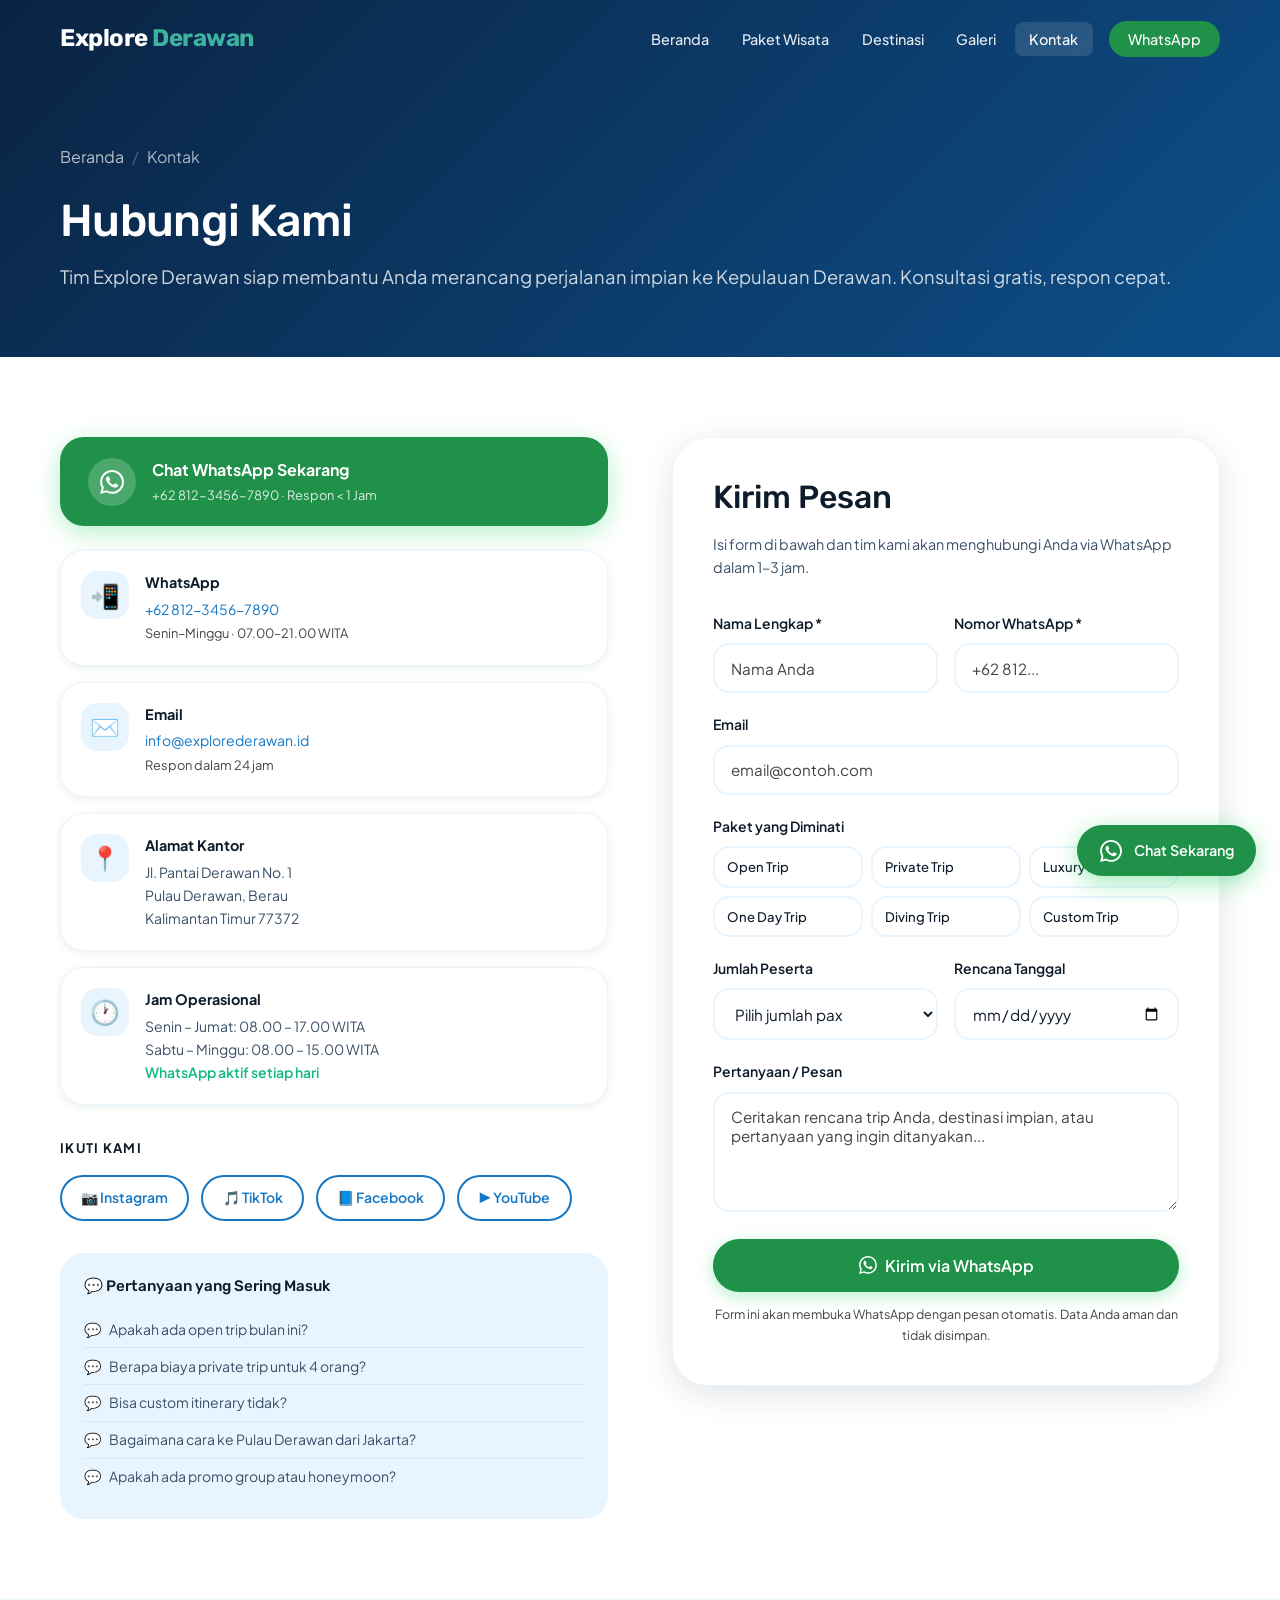
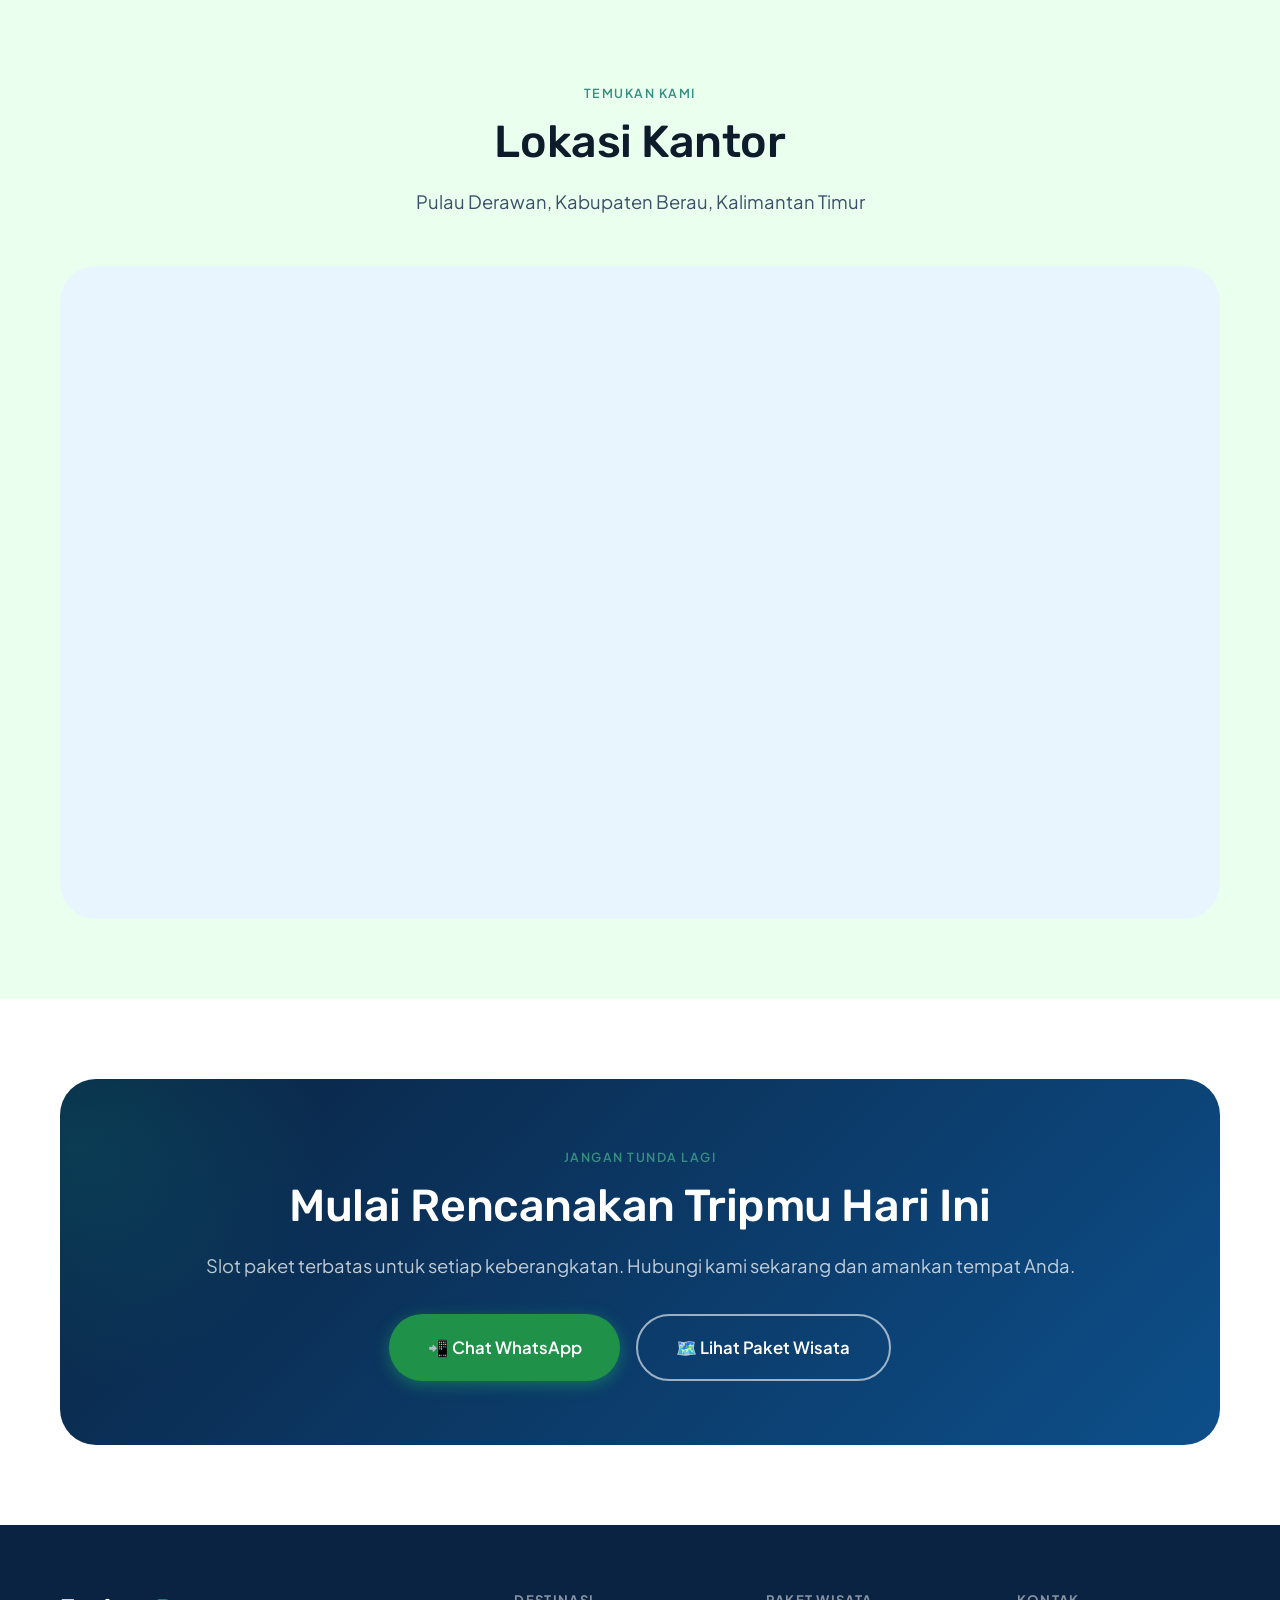
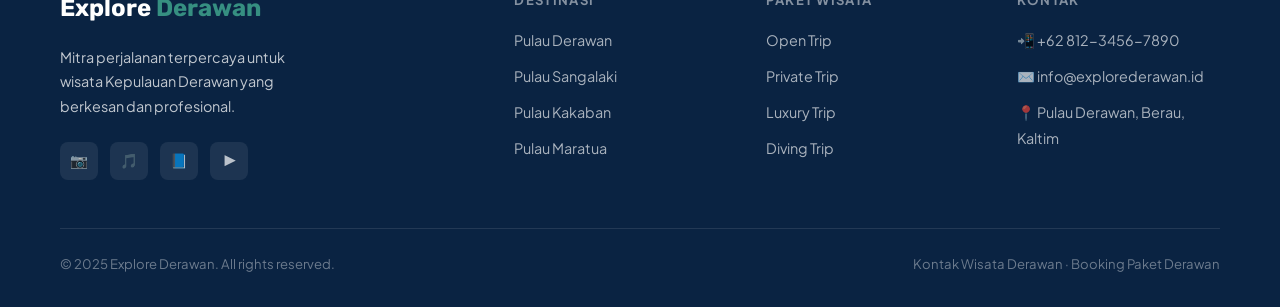
<file: contact.html>
<!DOCTYPE html>
<html lang="id">
<head>
  <meta charset="UTF-8">
  <meta name="viewport" content="width=device-width, initial-scale=1.0">
  <title>Kontak Explore Derawan — Konsultasi &amp; Booking Paket Wisata</title>
  <meta name="description" content="Hubungi tim Explore Derawan untuk konsultasi paket wisata, booking trip, dan pertanyaan seputar Kepulauan Derawan. WhatsApp, email, atau form online.">
  <meta property="og:title" content="Kontak Explore Derawan — Konsultasi Gratis">
  <meta property="og:description" content="Konsultasi paket wisata Kepulauan Derawan gratis. Hubungi kami via WhatsApp, email, atau isi form online.">

  <link rel="preconnect" href="https://fonts.googleapis.com">
  <link rel="preconnect" href="https://fonts.gstatic.com" crossorigin>
<link href="https://fonts.googleapis.com/css2?family=Plus+Jakarta+Sans:ital,wght@0,200..800;1,200..800&family=Rubik:ital,wght@0,300..900;1,300..900&display=swap" rel="stylesheet">
  <link rel="stylesheet" href="assets/css/style.css">

  <style>
    .contact-grid {
      display: grid;
      grid-template-columns: 1fr 1fr;
      gap: 4rem;
      align-items: start;
    }

    .contact-info-cards {
      display: flex;
      flex-direction: column;
      gap: 1rem;
      margin-bottom: 2rem;
    }

    .contact-info-card {
      display: flex;
      gap: 1rem;
      align-items: flex-start;
      background: var(--white);
      border-radius: var(--r-lg);
      padding: 1.25rem;
      box-shadow: var(--shadow-sm);
      border: 1px solid var(--ocean-pale);
      transition: all var(--t-fast);
    }

    .contact-info-card:hover {
      box-shadow: var(--shadow-md);
      border-color: var(--ocean-bright);
    }

    .contact-info-icon {
      font-size: 1.5rem;
      flex-shrink: 0;
      width: 48px;
      height: 48px;
      background: var(--ocean-pale);
      border-radius: var(--r-md);
      display: flex;
      align-items: center;
      justify-content: center;
    }

    .contact-info-title {
      font-weight: 700;
      font-size: 0.9rem;
      margin-bottom: 0.2rem;
    }

    .contact-info-value {
      font-size: 0.875rem;
      color: var(--text-mid);
    }

    .contact-info-value a {
      color: var(--ocean-bright);
      transition: color var(--t-fast);
    }

    .contact-info-value a:hover { color: var(--ocean-mid); }

    .wa-big-btn {
      display: flex;
      align-items: center;
      gap: 1rem;
      background: #1f9149;
      color: white;
      padding: 1.25rem 1.75rem;
      border-radius: var(--r-lg);
      font-weight: 700;
      font-size: 1rem;
      box-shadow: 0 6px 24px rgba(37,211,102,0.35);
      transition: all var(--t-mid) var(--ease);
      margin-bottom: 1.5rem;
    }

    .wa-big-btn:hover {
      transform: translateY(-3px);
      box-shadow: 0 10px 32px rgba(37,211,102,0.45);
      background: #1f9149;
    }

    .wa-big-btn-icon {
      width: 48px;
      height: 48px;
      background: rgba(255,255,255,0.2);
      border-radius: 50%;
      display: flex;
      align-items: center;
      justify-content: center;
      flex-shrink: 0;
    }

    .wa-big-btn-text small {
      display: block;
      font-weight: 400;
      font-size: 0.8rem;
      opacity: 0.85;
      margin-top: 0.1rem;
    }

    .map-placeholder {
      background: var(--ocean-pale);
      border-radius: var(--r-xl);
      overflow: hidden;
      aspect-ratio: 16/9;
      position: relative;
      display: flex;
      align-items: center;
      justify-content: center;
    }

    .map-placeholder iframe {
      width: 100%;
      height: 100%;
      border: none;
    }

    .form-card {
      background: var(--white);
      border-radius: var(--r-xl);
      padding: 2.5rem;
      box-shadow: var(--shadow-md);
      border: 1px solid var(--ocean-pale);
    }

    .form-success {
      display: none;
      text-align: center;
      padding: 2rem;
    }

    .form-success.show { display: block; }

    .form-row {
      display: grid;
      grid-template-columns: 1fr 1fr;
      gap: 1rem;
    }

    .trip-select-grid {
      display: grid;
      grid-template-columns: repeat(3, 1fr);
      gap: 0.5rem;
    }

    .trip-select-option {
      display: flex;
      align-items: center;
      gap: 0.4rem;
      padding: 0.5rem 0.75rem;
      border: 2px solid var(--ocean-pale);
      border-radius: var(--r-md);
      cursor: pointer;
      font-size: 0.82rem;
      font-weight: 500;
      transition: all var(--t-fast);
      background: var(--white);
    }

    .trip-select-option:has(input:checked),
    .trip-select-option.selected {
      border-color: var(--ocean-bright);
      background: var(--ocean-pale);
      color: var(--ocean-bright);
    }

    .trip-select-option input {
      display: none;
    }

    .faq-mini {
      background: var(--ocean-pale);
      border-radius: var(--r-lg);
      padding: 1.5rem;
      margin-top: 2rem;
    }

    .faq-mini h4 {
      font-size: 0.95rem;
      margin-bottom: 1rem;
    }

    .faq-mini-item {
      display: flex;
      gap: 0.5rem;
      font-size: 0.875rem;
      color: var(--text-mid);
      padding: 0.4rem 0;
      border-bottom: 1px solid rgba(21,119,196,0.1);
    }

    .faq-mini-item:last-child { border-bottom: none; }

    .faq-mini-item::before { content: '💬'; flex-shrink: 0; }

    @media (max-width: 768px) {
      .contact-grid { grid-template-columns: 1fr; gap: 2.5rem; }
      .form-row { grid-template-columns: 1fr; }
      .trip-select-grid { grid-template-columns: repeat(2, 1fr); }
      .form-card { padding: 1.5rem; }
    }
  </style>
</head>
<body data-page="contact">

  <!-- Navbar -->
  <nav class="navbar" id="navbar" role="navigation" aria-label="Main navigation">
    <div class="container">
      <div class="navbar-inner">
        <a href="index.html" class="nav-logo">Explore <span>Derawan</span></a>
        <div class="nav-overlay" id="navOverlay"></div>
        <ul class="nav-menu" id="navMenu" role="list">
          <li><a href="index.html"        class="nav-link">Beranda</a></li>
          <li><a href="packages.html"     class="nav-link">Paket Wisata</a></li>
          <li><a href="destinations.html" class="nav-link">Destinasi</a></li>
          <li><a href="gallery.html"      class="nav-link">Galeri</a></li>
          <li><a href="contact.html"      class="nav-link active">Kontak</a></li>
          <li>
            <a href="https://wa.me/628115490273?text=Halo%20Explore%20Derawan%2C%20saya%20ingin%20info%20paket%20wisata"
               class="nav-link nav-cta" target="_blank" rel="noopener">WhatsApp</a>
          </li>
        </ul>
        <button class="nav-toggle" id="navToggle" aria-label="Toggle menu">
          <span></span><span></span><span></span>
        </button>
      </div>
    </div>
  </nav>

  <!-- Page Hero -->
  <section class="page-hero">
    <div class="container">
      <div class="page-hero-content">
        <nav class="breadcrumb" aria-label="Breadcrumb">
          <a href="index.html">Beranda</a>
          <span class="sep">/</span>
          <span>Kontak</span>
        </nav>
        <h1 class="h1">Hubungi Kami</h1>
        <p class="lead">Tim Explore Derawan siap membantu Anda merancang perjalanan impian ke Kepulauan Derawan. Konsultasi gratis, respon cepat.</p>
      </div>
    </div>
  </section>

  <!-- Contact Main -->
  <section class="section">
    <div class="container">
      <div class="contact-grid">

        <!-- Left: Contact Info -->
        <div class="reveal">
          <!-- WA Big Button -->
          <a href="https://wa.me/628115490273?text=Halo%20Explore%20Derawan%2C%20saya%20ingin%20konsultasi%20paket%20wisata%20Derawan.%20Boleh%20minta%20info%20lengkapnya%3F"
             class="wa-big-btn" target="_blank" rel="noopener">
            <div class="wa-big-btn-icon">
              <svg width="24" height="24" viewBox="0 0 24 24" fill="white"><path d="M17.472 14.382c-.297-.149-1.758-.867-2.03-.967-.273-.099-.471-.148-.67.15-.197.297-.767.966-.94 1.164-.173.199-.347.223-.644.075-.297-.15-1.255-.463-2.39-1.475-.883-.788-1.48-1.761-1.653-2.059-.173-.297-.018-.458.13-.606.134-.133.298-.347.446-.52.149-.174.198-.298.298-.497.099-.198.05-.371-.025-.52-.075-.149-.669-1.612-.916-2.207-.242-.579-.487-.5-.669-.51-.173-.008-.371-.01-.57-.01-.198 0-.52.074-.792.372-.272.297-1.04 1.016-1.04 2.479 0 1.462 1.065 2.875 1.213 3.074.149.198 2.096 3.2 5.077 4.487.709.306 1.262.489 1.694.625.712.227 1.36.195 1.871.118.571-.085 1.758-.719 2.006-1.413.248-.694.248-1.289.173-1.413-.074-.124-.272-.198-.57-.347m-5.421 7.403h-.004a9.87 9.87 0 01-5.031-1.378l-.361-.214-3.741.982.998-3.648-.235-.374a9.86 9.86 0 01-1.51-5.26c.001-5.45 4.436-9.884 9.888-9.884 2.64 0 5.122 1.03 6.988 2.898a9.825 9.825 0 012.893 6.994c-.003 5.45-4.437 9.884-9.885 9.884m8.413-18.297A11.815 11.815 0 0012.05 0C5.495 0 .16 5.335.157 11.892c0 2.096.547 4.142 1.588 5.945L.057 24l6.305-1.654a11.882 11.882 0 005.683 1.448h.005c6.554 0 11.89-5.335 11.893-11.893a11.821 11.821 0 00-3.48-8.413z"/></svg>
            </div>
            <div class="wa-big-btn-text">
              Chat WhatsApp Sekarang
              <small>+62 812-3456-7890 · Respon &lt; 1 Jam</small>
            </div>
          </a>

          <!-- Contact Info Cards -->
          <div class="contact-info-cards">
            <div class="contact-info-card">
              <div class="contact-info-icon">📲</div>
              <div>
                <div class="contact-info-title">WhatsApp</div>
                <div class="contact-info-value">
                  <a href="https://wa.me/628115490273" target="_blank" rel="noopener">+62 812-3456-7890</a><br>
                  <span style="font-size:0.8rem;color:var(--text-muted)">Senin–Minggu · 07.00–21.00 WITA</span>
                </div>
              </div>
            </div>
            <div class="contact-info-card">
              <div class="contact-info-icon">✉️</div>
              <div>
                <div class="contact-info-title">Email</div>
                <div class="contact-info-value">
                  <a href="mailto:info@explorederawan.id">info@explorederawan.id</a><br>
                  <span style="font-size:0.8rem;color:var(--text-muted)">Respon dalam 24 jam</span>
                </div>
              </div>
            </div>
            <div class="contact-info-card">
              <div class="contact-info-icon">📍</div>
              <div>
                <div class="contact-info-title">Alamat Kantor</div>
                <div class="contact-info-value">
                  Jl. Pantai Derawan No. 1<br>
                  Pulau Derawan, Berau<br>
                  Kalimantan Timur 77372
                </div>
              </div>
            </div>
            <div class="contact-info-card">
              <div class="contact-info-icon">🕐</div>
              <div>
                <div class="contact-info-title">Jam Operasional</div>
                <div class="contact-info-value">
                  Senin – Jumat: 08.00 – 17.00 WITA<br>
                  Sabtu – Minggu: 08.00 – 15.00 WITA<br>
                  <span style="color:var(--green-badge);font-weight:600">WhatsApp aktif setiap hari</span>
                </div>
              </div>
            </div>
          </div>

          <!-- Social Media -->
          <div>
            <div class="footer-heading" style="color:var(--text-dark);margin-bottom:1rem">Ikuti Kami</div>
            <div style="display:flex;gap:0.75rem;flex-wrap:wrap">
              <a href="https://instagram.com/explorederawan" class="btn btn-outline-dark btn-sm" target="_blank" rel="noopener">📷 Instagram</a>
              <a href="https://tiktok.com/@explorederawan"   class="btn btn-outline-dark btn-sm" target="_blank" rel="noopener">🎵 TikTok</a>
              <a href="https://facebook.com/explorederawan" class="btn btn-outline-dark btn-sm" target="_blank" rel="noopener">📘 Facebook</a>
              <a href="https://youtube.com/@explorederawan" class="btn btn-outline-dark btn-sm" target="_blank" rel="noopener">▶️ YouTube</a>
            </div>
          </div>

          <!-- Mini FAQ -->
          <div class="faq-mini mt-4">
            <h4>💬 Pertanyaan yang Sering Masuk</h4>
            <div class="faq-mini-item">Apakah ada open trip bulan ini?</div>
            <div class="faq-mini-item">Berapa biaya private trip untuk 4 orang?</div>
            <div class="faq-mini-item">Bisa custom itinerary tidak?</div>
            <div class="faq-mini-item">Bagaimana cara ke Pulau Derawan dari Jakarta?</div>
            <div class="faq-mini-item">Apakah ada promo group atau honeymoon?</div>
          </div>
        </div>

        <!-- Right: Contact Form -->
        <div class="reveal">
          <div class="form-card">
            <h2 class="h3 mb-2">Kirim Pesan</h2>
            <p style="color:var(--text-mid);font-size:0.9rem;margin-bottom:2rem">
              Isi form di bawah dan tim kami akan menghubungi Anda via WhatsApp dalam 1–3 jam.
            </p>

            <form id="contactForm" novalidate>
              <div class="form-row">
                <div class="form-group">
                  <label class="form-label" for="name">Nama Lengkap *</label>
                  <input type="text" id="name" name="name" class="form-control" placeholder="Nama Anda" required>
                </div>
                <div class="form-group">
                  <label class="form-label" for="phone">Nomor WhatsApp *</label>
                  <input type="tel" id="phone" name="phone" class="form-control" placeholder="+62 812..." required>
                </div>
              </div>

              <div class="form-group">
                <label class="form-label" for="email">Email</label>
                <input type="email" id="email" name="email" class="form-control" placeholder="email@contoh.com">
              </div>

              <div class="form-group">
                <label class="form-label">Paket yang Diminati</label>
                <div class="trip-select-grid" id="tripSelectGrid">
                  <label class="trip-select-option"><input type="checkbox" name="trip" value="Open Trip"> Open Trip</label>
                  <label class="trip-select-option"><input type="checkbox" name="trip" value="Private Trip"> Private Trip</label>
                  <label class="trip-select-option"><input type="checkbox" name="trip" value="Luxury Trip"> Luxury Trip</label>
                  <label class="trip-select-option"><input type="checkbox" name="trip" value="One Day Trip"> One Day Trip</label>
                  <label class="trip-select-option"><input type="checkbox" name="trip" value="Diving Trip"> Diving Trip</label>
                  <label class="trip-select-option"><input type="checkbox" name="trip" value="Custom Trip"> Custom Trip</label>
                </div>
              </div>

              <div class="form-row">
                <div class="form-group">
                  <label class="form-label" for="pax">Jumlah Peserta</label>
                  <select id="pax" name="pax" class="form-control">
                    <option value="">Pilih jumlah pax</option>
                    <option value="1">1 orang (Solo)</option>
                    <option value="2">2 orang</option>
                    <option value="3-4">3–4 orang</option>
                    <option value="5-8">5–8 orang</option>
                    <option value="9-12">9–12 orang</option>
                    <option value="13+">13+ orang (Grup)</option>
                  </select>
                </div>
                <div class="form-group">
                  <label class="form-label" for="date">Rencana Tanggal</label>
                  <input type="date" id="date" name="date" class="form-control">
                </div>
              </div>

              <div class="form-group">
                <label class="form-label" for="message">Pertanyaan / Pesan</label>
                <textarea id="message" name="message" class="form-control" rows="4"
                  placeholder="Ceritakan rencana trip Anda, destinasi impian, atau pertanyaan yang ingin ditanyakan..."></textarea>
              </div>

              <button type="submit" class="btn btn-wa" style="width:100%;justify-content:center;font-size:1rem;padding:1rem">
                <svg width="18" height="18" viewBox="0 0 24 24" fill="currentColor" style="flex-shrink:0"><path d="M17.472 14.382c-.297-.149-1.758-.867-2.03-.967-.273-.099-.471-.148-.67.15-.197.297-.767.966-.94 1.164-.173.199-.347.223-.644.075-.297-.15-1.255-.463-2.39-1.475-.883-.788-1.48-1.761-1.653-2.059-.173-.297-.018-.458.13-.606.134-.133.298-.347.446-.52.149-.174.198-.298.298-.497.099-.198.05-.371-.025-.52-.075-.149-.669-1.612-.916-2.207-.242-.579-.487-.5-.669-.51-.173-.008-.371-.01-.57-.01-.198 0-.52.074-.792.372-.272.297-1.04 1.016-1.04 2.479 0 1.462 1.065 2.875 1.213 3.074.149.198 2.096 3.2 5.077 4.487.709.306 1.262.489 1.694.625.712.227 1.36.195 1.871.118.571-.085 1.758-.719 2.006-1.413.248-.694.248-1.289.173-1.413-.074-.124-.272-.198-.57-.347m-5.421 7.403h-.004a9.87 9.87 0 01-5.031-1.378l-.361-.214-3.741.982.998-3.648-.235-.374a9.86 9.86 0 01-1.51-5.26c.001-5.45 4.436-9.884 9.888-9.884 2.64 0 5.122 1.03 6.988 2.898a9.825 9.825 0 012.893 6.994c-.003 5.45-4.437 9.884-9.885 9.884m8.413-18.297A11.815 11.815 0 0012.05 0C5.495 0 .16 5.335.157 11.892c0 2.096.547 4.142 1.588 5.945L.057 24l6.305-1.654a11.882 11.882 0 005.683 1.448h.005c6.554 0 11.89-5.335 11.893-11.893a11.821 11.821 0 00-3.48-8.413z"/></svg>
                Kirim via WhatsApp
              </button>

              <p style="font-size:0.78rem;color:var(--text-muted);text-align:center;margin-top:0.75rem">
                Form ini akan membuka WhatsApp dengan pesan otomatis. Data Anda aman dan tidak disimpan.
              </p>
            </form>
          </div>
        </div>
      </div>
    </div>
  </section>

  <!-- Google Maps -->
  <section class="section section--sand">
    <div class="container">
      <div class="section-header center reveal">
        <span class="section-eyebrow">Temukan Kami</span>
        <h2 class="h2">Lokasi Kantor</h2>
        <p class="lead">Pulau Derawan, Kabupaten Berau, Kalimantan Timur</p>
      </div>
      <div class="map-placeholder reveal">
        <!-- Google Maps Embed - replace src with actual embed URL -->
        <iframe
          src="https://www.google.com/maps/embed?pb=!1m18!1m12!1m3!1d127750.92!2d118.2!3d2.28!2m3!1f0!2f0!3f0!3m2!1i1024!2i768!4f13.1!3m3!1m2!1s0x32019e5d57f2e6d3%3A0xfbfd040be97b1a!2sPulau%20Derawan%2C%20Berau%2C%20East%20Kalimantan!5e0!3m2!1sen!2sid!4v1234567890"
          allowfullscreen
          loading="lazy"
          referrerpolicy="no-referrer-when-downgrade"
          title="Lokasi Pulau Derawan, Berau, Kalimantan Timur"
          style="filter:grayscale(10%) contrast(1.05)">
        </iframe>
      </div>
    </div>
  </section>

  <!-- CTA -->
  <section class="section">
    <div class="container">
      <div class="cta-banner reveal">
        <span class="section-eyebrow" style="color:var(--teal)">Jangan Tunda Lagi</span>
        <h2 class="h2">Mulai Rencanakan Tripmu Hari Ini</h2>
        <p class="lead">Slot paket terbatas untuk setiap keberangkatan. Hubungi kami sekarang dan amankan tempat Anda.</p>
        <div class="cta-actions">
          <a href="https://wa.me/628115490273?text=Halo%20Explore%20Derawan%2C%20saya%20ingin%20mulai%20merencanakan%20trip%20ke%20Derawan"
             class="btn btn-wa btn-lg" target="_blank" rel="noopener">📲 Chat WhatsApp</a>
          <a href="packages.html" class="btn btn-outline btn-lg">🗺️ Lihat Paket Wisata</a>
        </div>
      </div>
    </div>
  </section>

  <!-- Footer -->
  <footer class="footer" role="contentinfo">
    <div class="container">
      <div class="footer-grid">
        <div>
          <a href="index.html" class="footer-logo">Explore <span>Derawan</span></a>
          <p class="footer-desc">Mitra perjalanan terpercaya untuk wisata Kepulauan Derawan yang berkesan dan profesional.</p>
          <div class="footer-social">
            <a href="#" class="social-link" aria-label="Instagram">📷</a>
            <a href="#" class="social-link" aria-label="TikTok">🎵</a>
            <a href="#" class="social-link" aria-label="Facebook">📘</a>
            <a href="#" class="social-link" aria-label="YouTube">▶️</a>
          </div>
        </div>
        <div>
          <div class="footer-heading">Destinasi</div>
          <ul class="footer-links">
            <li><a href="destinations.html#pulau-derawan"   class="footer-link">Pulau Derawan</a></li>
            <li><a href="destinations.html#pulau-sangalaki" class="footer-link">Pulau Sangalaki</a></li>
            <li><a href="destinations.html#pulau-kakaban"   class="footer-link">Pulau Kakaban</a></li>
            <li><a href="destinations.html#pulau-maratua"   class="footer-link">Pulau Maratua</a></li>
          </ul>
        </div>
        <div>
          <div class="footer-heading">Paket Wisata</div>
          <ul class="footer-links">
            <li><a href="packages.html" class="footer-link">Open Trip</a></li>
            <li><a href="packages.html" class="footer-link">Private Trip</a></li>
            <li><a href="packages.html" class="footer-link">Luxury Trip</a></li>
            <li><a href="packages.html" class="footer-link">Diving Trip</a></li>
          </ul>
        </div>
        <div>
          <div class="footer-heading">Kontak</div>
          <ul class="footer-links">
            <li><a href="https://wa.me/628115490273" class="footer-link" target="_blank">📲 +62 812-3456-7890</a></li>
            <li><a href="mailto:info@explorederawan.id" class="footer-link">✉️ info@explorederawan.id</a></li>
            <li><span class="footer-link">📍 Pulau Derawan, Berau, Kaltim</span></li>
          </ul>
        </div>
      </div>
      <div class="footer-bottom">
        <span>© 2025 Explore Derawan. All rights reserved.</span>
        <span>Kontak Wisata Derawan · Booking Paket Derawan</span>
      </div>
    </div>
  </footer>

  <!-- WhatsApp Sticky -->
  <a href="https://wa.me/628115490273?text=Halo%20Explore%20Derawan%2C%20saya%20ingin%20konsultasi%20paket%20wisata"
     class="wa-sticky" target="_blank" rel="noopener" aria-label="Chat WhatsApp">
    <svg width="22" height="22" viewBox="0 0 24 24" fill="currentColor"><path d="M17.472 14.382c-.297-.149-1.758-.867-2.03-.967-.273-.099-.471-.148-.67.15-.197.297-.767.966-.94 1.164-.173.199-.347.223-.644.075-.297-.15-1.255-.463-2.39-1.475-.883-.788-1.48-1.761-1.653-2.059-.173-.297-.018-.458.13-.606.134-.133.298-.347.446-.52.149-.174.198-.298.298-.497.099-.198.05-.371-.025-.52-.075-.149-.669-1.612-.916-2.207-.242-.579-.487-.5-.669-.51-.173-.008-.371-.01-.57-.01-.198 0-.52.074-.792.372-.272.297-1.04 1.016-1.04 2.479 0 1.462 1.065 2.875 1.213 3.074.149.198 2.096 3.2 5.077 4.487.709.306 1.262.489 1.694.625.712.227 1.36.195 1.871.118.571-.085 1.758-.719 2.006-1.413.248-.694.248-1.289.173-1.413-.074-.124-.272-.198-.57-.347m-5.421 7.403h-.004a9.87 9.87 0 01-5.031-1.378l-.361-.214-3.741.982.998-3.648-.235-.374a9.86 9.86 0 01-1.51-5.26c.001-5.45 4.436-9.884 9.888-9.884 2.64 0 5.122 1.03 6.988 2.898a9.825 9.825 0 012.893 6.994c-.003 5.45-4.437 9.884-9.885 9.884m8.413-18.297A11.815 11.815 0 0012.05 0C5.495 0 .16 5.335.157 11.892c0 2.096.547 4.142 1.588 5.945L.057 24l6.305-1.654a11.882 11.882 0 005.683 1.448h.005c6.554 0 11.89-5.335 11.893-11.893a11.821 11.821 0 00-3.48-8.413z"/></svg>
    Chat Sekarang
  </a>

  <script src="assets/js/main.js"></script>
  <script>
    // Trip checkbox visual toggle
    document.querySelectorAll('.trip-select-option').forEach(label => {
      label.addEventListener('click', () => {
        setTimeout(() => {
          const cb = label.querySelector('input');
          label.classList.toggle('selected', cb.checked);
        }, 0);
      });
    });

    // Contact form: build WA message from all fields
    document.getElementById('contactForm').addEventListener('submit', function(e) {
      e.preventDefault();
      const fd   = new FormData(this);
      const name = fd.get('name') || 'Tidak disebutkan';
      const phone = fd.get('phone') || '-';
      const email = fd.get('email') || '-';
      const pax   = fd.get('pax') || '-';
      const date  = fd.get('date') || '-';
      const msg   = fd.get('message') || '-';
      const trips = Array.from(document.querySelectorAll('input[name="trip"]:checked')).map(c => c.value).join(', ') || '-';

      const text = encodeURIComponent(
        `Halo Explore Derawan! 🌊\n\n` +
        `Nama: ${name}\n` +
        `WhatsApp: ${phone}\n` +
        `Email: ${email}\n` +
        `Paket Diminati: ${trips}\n` +
        `Jumlah Peserta: ${pax}\n` +
        `Rencana Tanggal: ${date}\n\n` +
        `Pesan:\n${msg}`
      );
      window.open(`https://wa.me/628115490273?text=${text}`, '_blank');
    });
  </script>
</body>
</html>
</file>
<file: assets/css/style.css>
/* ============================================================
   EXPLORE DERAWAN — Main Stylesheet
   style.css — Mobile-first, tropical premium design
   ============================================================ */

/* ── 1. CSS Variables / Design Tokens ─────────────────────── */
:root {
  /* Colors */
  --ocean-deep:    #0a2342;
  --ocean-mid:     #0d4f8a;
  --ocean-bright:  #1577c4;
  --ocean-light:   #4ab3f4;
  --ocean-pale:    #e8f5ff;
  --teal:          #368f81;
  --teal-light:    #d0f5ef;
  --sand:          #ebffef;
  --sand-warm:     #e8d5b0;
  --white:         #ffffff;
  --off-white:     #fafcfe;
  --text-dark:     #0d1b2a;
  --text-mid:      #3a5068;
  --text-light:    #434343;
  --text-muted:    #434343;
  --accent-gold:   #f0a500;
  --accent-coral:  #ff6b6b;
  --green-badge:   #10b981;
  --overlay:       rgba(10, 35, 66, 0.55);
  --overlay-strong: rgba(10, 35, 66, 0.75);

  /* Typography */
  --font-display: 'Rubik', Georgia, serif;
  --font-body:    'Plus Jakarta Sans', 'Segoe UI', sans-serif;
  --font-mono:    'JetBrains Mono', monospace;

  /* Spacing */
  --section-y:    5rem;
  --container-w:  1200px;
  --gap:          1.5rem;

  /* Radii */
  --r-sm:  8px;
  --r-md:  16px;
  --r-lg:  24px;
  --r-xl:  36px;
  --r-full: 9999px;

  /* Shadows */
  --shadow-sm:  0 2px 8px rgba(10,35,66,0.08);
  --shadow-md:  0 8px 32px rgba(10,35,66,0.12);
  --shadow-lg:  0 20px 60px rgba(10,35,66,0.18);
  --shadow-card: 0 4px 20px rgba(10,35,66,0.10);

  /* Transitions */
  --ease: cubic-bezier(0.22, 1, 0.36, 1);
  --t-fast:   0.18s;
  --t-mid:    0.32s;
  --t-slow:   0.55s;
}

/* ── 2. Reset & Base ───────────────────────────────────────── */
*, *::before, *::after { box-sizing: border-box; margin: 0; padding: 0; }

html {
  font-size: 16px;
  scroll-behavior: smooth;
  -webkit-text-size-adjust: 100%;
}

body {
  font-family: var(--font-body);
  color: var(--text-dark);
  background: var(--white);
  line-height: 1.65;
  overflow-x: hidden;
}

img {
  display: block;
  max-width: 100%;
  height: auto;
}

a { text-decoration: none; color: inherit; }

ul, ol { list-style: none; }

button { cursor: pointer; border: none; background: none; font-family: inherit; }

input, textarea, select {
  font-family: inherit;
  font-size: 1rem;
}

h1, h2, h3, h4, h5 {
  font-family: var(--font-display);
  line-height: 1.2;
  font-weight: 500;
}

/* ── 3. Typography Scale ───────────────────────────────────── */
.h-display { font-size: clamp(1.8rem, 3.5vw, 2.8rem); letter-spacing: -0.02em; }
.h1        { font-size: clamp(1.8rem, 3.5vw, 2.8rem); letter-spacing: -0.015em; }
.h2        { font-size: clamp(1.8rem, 3.5vw, 2.8rem); letter-spacing: -0.01em; }
.h3        { font-size: clamp(1.4rem, 2.5vw, 2rem); }
.h4        { font-size: 1.25rem; }
.lead      { font-size: 1.15rem; line-height: 1.8; color: var(--text-mid); }
.small     { font-size: 0.875rem; }
.caption   { font-size: 0.8rem; color: var(--text-muted); letter-spacing: 0.04em; text-transform: uppercase; }

/* ── 4. Layout Utilities ───────────────────────────────────── */
.container {
  width: 100%;
  max-width: var(--container-w);
  margin: 0 auto;
  padding: 0 1.25rem;
}

.section {
  padding: var(--section-y) 0;
}

.section--sand   { background: var(--sand); }
.section--pale   { background: var(--ocean-pale); }
.section--dark   { background: var(--ocean-deep); color: var(--white); }
.section--teal   { background: linear-gradient(135deg, var(--teal) 0%, var(--ocean-bright) 100%); color: var(--white); }

.grid-2  { display: grid; grid-template-columns: repeat(2, 1fr); gap: var(--gap); }
.grid-3  { display: grid; grid-template-columns: repeat(3, 1fr); gap: var(--gap); }
.grid-4  { display: grid; grid-template-columns: repeat(4, 1fr); gap: var(--gap); }
.flex    { display: flex; }
.flex-center { display: flex; align-items: center; justify-content: center; }
.flex-between { display: flex; align-items: center; justify-content: space-between; }

.text-center { text-align: center; }
.text-white  { color: var(--white); }

/* ── 5. Section Headers ────────────────────────────────────── */
.section-eyebrow {
  display: inline-block;
  font-family: var(--font-body);
  font-size: 0.78rem;
  font-weight: 600;
  letter-spacing: 0.12em;
  text-transform: uppercase;
  color: var(--teal);
  margin-bottom: 0.75rem;
}

.section-header {
  max-width: 600px;
  margin-bottom: 3rem;
}

.section-header.center {
  margin: 0 auto 3rem;
  text-align: center;
}

.section-header .h2 { margin-bottom: 1rem; }
.section-header .lead { max-width: 520px; }
.section-header.center .lead { margin: 0 auto; }

/* ── 6. Buttons ────────────────────────────────────────────── */
.btn {
  display: inline-flex;
  align-items: center;
  gap: 0.5rem;
  padding: 0.85rem 1.8rem;
  border-radius: var(--r-full);
  font-family: var(--font-body);
  font-size: 0.95rem;
  font-weight: 600;
  transition: all var(--t-mid) var(--ease);
  white-space: nowrap;
}

.btn-primary {
  background: var(--ocean-bright);
  color: var(--white);
  box-shadow: 0 4px 16px rgba(21,119,196,0.35);
}
.btn-primary:hover {
  background: var(--ocean-mid);
  transform: translateY(-2px);
  box-shadow: 0 8px 24px rgba(21,119,196,0.45);
}

.btn-wa {
  background: #1f9149;
  color: var(--white);
  box-shadow: 0 4px 16px rgba(37,211,102,0.35);
}
.btn-wa:hover {
  background: #1ebe5d;
  transform: translateY(-2px);
  box-shadow: 0 8px 24px rgba(37,211,102,0.45);
}

.btn-outline {
  background: transparent;
  color: var(--white);
  border: 2px solid rgba(255,255,255,0.6);
}
.btn-outline:hover {
  background: rgba(255,255,255,0.15);
  border-color: var(--white);
}

.btn-outline-dark {
  background: transparent;
  color: var(--ocean-bright);
  border: 2px solid var(--ocean-bright);
}
.btn-outline-dark:hover {
  background: var(--ocean-pale);
}

.btn-ghost {
  background: transparent;
  color: var(--ocean-bright);
  padding: 0.6rem 0;
  border-radius: 0;
  border-bottom: 2px solid var(--ocean-bright);
}
.btn-ghost:hover { color: var(--ocean-mid); }

.btn-sm { padding: 0.6rem 1.2rem; font-size: 0.875rem; }
.btn-lg { padding: 1.1rem 2.4rem; font-size: 1.05rem; }

/* ── 7. Navbar ─────────────────────────────────────────────── */
.navbar {
  position: fixed;
  top: 0;
  left: 0;
  right: 0;
  z-index: 1000;
  padding: 1.2rem 0;
  transition: background var(--t-mid) var(--ease), padding var(--t-mid) var(--ease), box-shadow var(--t-mid) var(--ease);
}

.navbar.scrolled {
  background: rgba(255,255,255,0.97);
  padding: 0.75rem 0;
  box-shadow: var(--shadow-md);
}

.navbar.scrolled .nav-logo { color: var(--ocean-deep); }
.navbar.scrolled .nav-link { color: var(--text-dark); }
.navbar.scrolled .nav-link:hover { color: var(--ocean-bright); }

.navbar-inner {
  display: flex;
  align-items: center;
  justify-content: space-between;
}

.nav-logo {
  font-family: var(--font-display);
  font-size: 1.5rem;
  font-weight: 700;
  color: var(--white);
  letter-spacing: -0.02em;
  transition: color var(--t-fast);
}

.nav-logo span { color: #3fb1a0; }

.nav-menu {
  display: flex;
  align-items: center;
  gap: 0.25rem;
}

.nav-link {
  padding: 0.5rem 0.9rem;
  font-size: 0.9rem;
  font-weight: 500;
  color: rgba(255,255,255,0.9);
  border-radius: var(--r-sm);
  transition: all var(--t-fast);
}

.nav-link:hover,
.nav-link.active {
  color: var(--white);
  background: rgba(255,255,255,0.12);
}

.navbar.scrolled .nav-link.active {
  color: var(--ocean-bright);
  background: var(--ocean-pale);
}

.nav-cta {
  margin-left: 0.75rem;
  background: #1f9149;
  color: var(--white) !important;
  padding: 0.55rem 1.2rem !important;
  border-radius: var(--r-full) !important;
  background: #1f9149 !important;
}

.nav-cta:hover { background: #1ebe5d !important; }

.nav-toggle {
  display: none;
  flex-direction: column;
  gap: 5px;
  padding: 6px;
}

.nav-toggle span {
  display: block;
  width: 24px;
  height: 2px;
  background: var(--white);
  border-radius: 2px;
  transition: all var(--t-fast);
}

.navbar.scrolled .nav-toggle span { background: var(--ocean-deep); }

/* ── 8. Hero Section ───────────────────────────────────────── */
.hero {
  position: relative;
  min-height: 100vh;
  display: flex;
  flex-direction: column;
  justify-content: center;
  overflow: hidden;

  padding-top: 6rem;
  padding-bottom: 8rem;
}

.hero-bg,
.hero-image {
  position: absolute;
  inset: 0;

  width: 100%;
  height: 100%;
}

.hero-image img {
  width: 100%;
  height: 100%;

  object-fit: cover;
  object-position: center;
}
.hero > .container,
.hero-stats {
  position: relative;
  z-index: 2;
}
.hero:hover .hero-bg img { transform: scale(1); }

.hero-overlay {
  position: absolute;
  inset: 0;
  z-index: 1;

  background: linear-gradient(
    160deg,
    rgba(10,35,66,0.72) 0%,
    rgba(10,35,66,0.45) 50%,
    rgba(13,79,138,0.35) 100%
  );
}

.hero-content {
  position: relative;
  z-index: 1;
  max-width: 720px;
  padding: 4% 0 4rem;
}

.hero-badge {
  display: inline-flex;
  align-items: center;
  gap: 0.5rem;
  padding: 0.4rem 1rem;
  background: rgba(255,255,255,0.15);
  border: 1px solid rgba(255,255,255,0.3);
  border-radius: var(--r-full);
  color: rgba(255,255,255,0.9);
  font-size: 0.82rem;
  font-weight: 500;
  letter-spacing: 0.05em;
  backdrop-filter: blur(8px);
  margin-bottom: 1.5rem;
}

.hero-title {
  color: var(--white);
  margin-bottom: 1.25rem;
  text-shadow: 0 2px 20px rgba(0,0,0,0.3);
}

.hero-subtitle {
  color: rgba(255,255,255,0.85);
  font-size: 1.1rem;
  line-height: 1.75;
  margin-bottom: 2.5rem;
  max-width: 560px;
}

.hero-actions {
  display: flex;
  gap: 1rem;
  flex-wrap: wrap;
}

.hero-stats {
  position: relative;
  z-index: 2;

  margin-top: 3rem;
}

.hero-stats-inner {
  display: flex;
  align-items: center;
  justify-content: center;
  gap: 2rem;

  padding: 1.5rem 2rem;

  background: rgba(255,255,255,0.08);
  border: 1px solid rgba(255,255,255,0.12);

  border-radius: 24px;

  backdrop-filter: blur(12px);

  width: fit-content;
  margin: 0 auto;
}

.hero-stat {
  text-align: center;
}

.hero-stat-num {
  display: block;
  font-family: var(--font-display);
  font-size: 1.8rem;
  font-weight: 700;
  color: var(--white);
  line-height: 1;
}

.hero-stat-label {
  display: block;
  font-size: 0.78rem;
  color: rgba(255,255,255,0.65);
  margin-top: 0.25rem;
  letter-spacing: 0.05em;
  text-transform: uppercase;
}

.hero-stat-divider {
  width: 1px;
  height: 40px;
  background: rgba(255,255,255,0.2);
}

.hero-image::after {
  content: "";
  position: absolute;
  inset: 0;
  background: linear-gradient(
    to bottom,
    rgba(0, 20, 60, 0.2),
    rgba(0, 30, 90, 0.75),
    rgba(0, 10, 40, 0.95)
  );
}

/* ── 9. Cards ──────────────────────────────────────────────── */
.card {
  background: var(--white);
  border-radius: var(--r-lg);
  overflow: hidden;
  box-shadow: var(--shadow-card);
  transition: transform var(--t-mid) var(--ease), box-shadow var(--t-mid) var(--ease);
}

.card:hover {
  transform: translateY(-6px);
  box-shadow: var(--shadow-lg);
}

.card-img {
  position: relative;
  overflow: hidden;
  aspect-ratio: 4/3;
}

.card-img img {
  width: 100%;
  height: 100%;
  object-fit: cover;
  transition: transform var(--t-slow) var(--ease);
}

.card:hover .card-img img { transform: scale(1.06); }

.card-body { padding: 1.5rem; }
.card-title { margin-bottom: 0.5rem; }
.card-text  { color: var(--text-mid); font-size: 0.9rem; line-height: 1.65; }

/* Package Card */
.pkg-card {
  background: var(--white);
  border-radius: var(--r-lg);
  overflow: hidden;
  box-shadow: var(--shadow-card);
  transition: all var(--t-mid) var(--ease);
  display: flex;
  flex-direction: column;
}

.pkg-card:hover {
  transform: translateY(-6px);
  box-shadow: var(--shadow-lg);
}

.pkg-card-img {
  position: relative;
  aspect-ratio: 16/10;
  overflow: hidden;
}

.pkg-card-img img {
  width: 100%;
  height: 100%;
  object-fit: cover;
  transition: transform var(--t-slow) var(--ease);
}

.pkg-card:hover .pkg-card-img img { transform: scale(1.06); }

.pkg-badge {
  position: absolute;
  top: 1rem;
  left: 1rem;
  padding: 0.3rem 0.8rem;
  background: var(--ocean-mid);
  color: var(--white);
  font-size: 0.75rem;
  font-weight: 700;
  letter-spacing: 0.05em;
  border-radius: var(--r-full);
}

.pkg-card-body {
  padding: 1.5rem;
  flex: 1;
  display: flex;
  flex-direction: column;
}

.pkg-card-meta {
  display: flex;
  align-items: center;
  gap: 1rem;
  margin-bottom: 0.75rem;
}

.pkg-meta-item {
  display: flex;
  align-items: center;
  gap: 0.35rem;
  font-size: 0.82rem;
  color: var(--text-light);
}

.pkg-meta-item svg { flex-shrink: 0; }

.pkg-destinations {
  display: flex;
  flex-wrap: wrap;
  gap: 0.35rem;
  margin: 0.75rem 0 1.25rem;
}

.pkg-dest-tag {
  padding: 0.25rem 0.65rem;
  background: var(--ocean-pale);
  color: var(--ocean-mid);
  font-size: 0.78rem;
  font-weight: 500;
  border-radius: var(--r-full);
}

.pkg-price-row {
  margin-top: auto;
  display: flex;
  align-items: center;
  justify-content: space-between;
  padding-top: 1rem;
  border-top: 1px solid var(--ocean-pale);
}

.pkg-price-label { font-size: 0.78rem; color: var(--text-muted); }

.pkg-price-value {
  font-family: var(--font-display);
  font-size: 1.35rem;
  font-weight: 700;
  color: var(--ocean-deep);
}

.pkg-price-value span {
  font-family: var(--font-body);
  font-size: 0.78rem;
  font-weight: 400;
  color: var(--text-muted);
}

/* ── 10. Destination Cards ─────────────────────────────────── */
.dest-card {
  position: relative;
  border-radius: var(--r-lg);
  overflow: hidden;
  aspect-ratio: 3/4;
  cursor: pointer;
}

.dest-card img {
  width: 100%;
  height: 100%;
  object-fit: cover;
  transition: transform var(--t-slow) var(--ease);
}

.dest-card:hover img { transform: scale(1.08); }

.dest-card-overlay {
  position: absolute;
  inset: 0;
  background: linear-gradient(to top, rgba(10,35,66,0.88) 0%, rgba(10,35,66,0.1) 60%);
  transition: background var(--t-mid);
}

.dest-card:hover .dest-card-overlay {
  background: linear-gradient(to top, rgba(10,35,66,0.92) 0%, rgba(10,35,66,0.3) 60%);
}

.dest-card-content {
  position: absolute;
  bottom: 0;
  left: 0;
  right: 0;
  padding: 1.5rem;
  transform: translateY(0);
  transition: transform var(--t-mid) var(--ease);
}

.dest-card-name {
  font-family: var(--font-display);
  font-size: 1.25rem;
  font-weight: 700;
  color: var(--white);
  margin-bottom: 0.25rem;
}

.dest-card-tagline {
  font-size: 0.82rem;
  color: rgba(255,255,255,0.7);
  margin-bottom: 0;
  transition: margin var(--t-mid) var(--ease), opacity var(--t-mid);
}

.dest-card-btn {
  display: inline-flex;
  align-items: center;
  gap: 0.4rem;
  margin-top: 0.75rem;
  padding: 0.5rem 1.1rem;
  background: rgba(255,255,255,0.2);
  border: 1px solid rgba(255,255,255,0.4);
  color: var(--white);
  font-size: 0.82rem;
  font-weight: 600;
  border-radius: var(--r-full);
  backdrop-filter: blur(6px);
  opacity: 0;
  transform: translateY(8px);
  transition: all var(--t-mid) var(--ease);
}

.dest-card:hover .dest-card-btn {
  opacity: 1;
  transform: translateY(0);
}

/* ── 11. Testimonials ──────────────────────────────────────── */
.testi-card {
  background: var(--white);
  border-radius: var(--r-lg);
  padding: 2rem;
  box-shadow: var(--shadow-card);
  transition: transform var(--t-mid) var(--ease);
}

.testi-stars {
  display: flex;
  gap: 2px;
  margin-bottom: 1rem;
  color: var(--accent-gold);
  font-size: 1rem;
}

.testi-text {
  color: var(--text-mid);
  line-height: 1.75;
  margin-bottom: 1.5rem;
  font-style: italic;
  font-size: 0.95rem;
}

.testi-text::before { content: '"'; }
.testi-text::after  { content: '"'; }

.testi-author {
  display: flex;
  align-items: center;
  gap: 0.75rem;
}

.testi-avatar {
  width: 48px;
  height: 48px;
  border-radius: 50%;
  object-fit: cover;
  flex-shrink: 0;
}

.testi-name {
  font-weight: 700;
  font-size: 0.95rem;
  margin-bottom: 0.1rem;
}

.testi-meta {
  font-size: 0.8rem;
  color: var(--text-muted);
}

/* ── 12. Slider / Carousel ─────────────────────────────────── */
.slider-wrapper { overflow: hidden; }

.slider-track {
  display: flex;
  gap: var(--gap);
  transition: transform var(--t-slow) var(--ease);
}

.slider-controls {
  display: flex;
  align-items: center;
  gap: 0.75rem;
  margin-top: 2rem;
  justify-content: center;
}

.slider-btn {
  width: 44px;
  height: 44px;
  border-radius: 50%;
  border: 2px solid var(--ocean-pale);
  display: flex;
  align-items: center;
  justify-content: center;
  color: var(--ocean-mid);
  transition: all var(--t-fast);
  cursor: pointer;
  background: var(--white);
}

.slider-btn:hover {
  background: var(--ocean-bright);
  border-color: var(--ocean-bright);
  color: var(--white);
}

.slider-dots {
  display: flex;
  gap: 6px;
  align-items: center;
}

.dot {
  width: 8px;
  height: 8px;
  border-radius: 50%;
  background: var(--ocean-pale);
  cursor: pointer;
  transition: all var(--t-fast);
}

.dot.active {
  width: 24px;
  border-radius: 4px;
  background: var(--ocean-bright);
}

/* ── 13. Gallery Grid ──────────────────────────────────────── */
.gallery-masonry {
  columns: 3;
  gap: 1rem;
}

.gallery-item {
  break-inside: avoid;
  margin-bottom: 1rem;
  border-radius: var(--r-md);
  overflow: hidden;
  cursor: pointer;
  position: relative;
}

.gallery-item img {
  width: 100%;
  display: block;
  transition: transform var(--t-slow) var(--ease);
}

.gallery-item:hover img { transform: scale(1.05); }

.gallery-item-overlay {
  position: absolute;
  inset: 0;
  background: var(--overlay);
  opacity: 0;
  transition: opacity var(--t-mid);
  display: flex;
  align-items: center;
  justify-content: center;
  color: var(--white);
  font-size: 1.5rem;
}

.gallery-item:hover .gallery-item-overlay { opacity: 1; }

/* Gallery filter tabs */
.gallery-filters {
  display: flex;
  gap: 0.5rem;
  flex-wrap: wrap;
  margin-bottom: 2rem;
}

.filter-btn {
  padding: 0.45rem 1.1rem;
  border-radius: var(--r-full);
  font-size: 0.875rem;
  font-weight: 500;
  color: var(--text-mid);
  background: var(--ocean-pale);
  border: 2px solid transparent;
  transition: all var(--t-fast);
  cursor: pointer;
}

.filter-btn:hover { color: var(--ocean-bright); }

.filter-btn.active {
  background: var(--ocean-bright);
  color: var(--white);
}

/* ── 14. Lightbox ──────────────────────────────────────────── */
.lightbox {
  position: fixed;
  inset: 0;
  z-index: 9999;
  background: rgba(0,0,0,0.92);
  display: flex;
  align-items: center;
  justify-content: center;
  opacity: 0;
  pointer-events: none;
  transition: opacity var(--t-mid);
}

.lightbox.open {
  opacity: 1;
  pointer-events: all;
}

.lightbox img {
  max-width: 90vw;
  max-height: 85vh;
  object-fit: contain;
  border-radius: var(--r-md);
}

.lightbox-close {
  position: absolute;
  top: 1.5rem;
  right: 1.5rem;
  width: 44px;
  height: 44px;
  background: rgba(255,255,255,0.1);
  border-radius: 50%;
  display: flex;
  align-items: center;
  justify-content: center;
  color: var(--white);
  font-size: 1.2rem;
  cursor: pointer;
  transition: background var(--t-fast);
}

.lightbox-close:hover { background: rgba(255,255,255,0.25); }

/* ── 15. Pricing Table ─────────────────────────────────────── */
.pricing-table {
  width: 100%;
  border-collapse: collapse;
  border-radius: var(--r-lg);
  overflow: hidden;
  box-shadow: var(--shadow-md);
}

.pricing-table thead {
  background: var(--ocean-deep);
  color: var(--white);
}

.pricing-table th {
  padding: 1rem 1.25rem;
  font-family: var(--font-body);
  font-weight: 600;
  font-size: 0.9rem;
  text-align: left;
}

.pricing-table td {
  padding: 1rem 1.25rem;
  border-bottom: 1px solid var(--ocean-pale);
  font-size: 0.9rem;
}

.pricing-table tbody tr:last-child td { border-bottom: none; }

.pricing-table tbody tr:nth-child(even) { background: var(--ocean-pale); }

.pricing-table tbody tr:hover { background: var(--teal-light); }

.price-highlight {
  font-family: var(--font-display);
  font-weight: 700;
  color: var(--ocean-mid);
  font-size: 1.05rem;
}

/* ── 16. Itinerary Timeline ────────────────────────────────── */
.timeline {
  position: relative;
  padding-left: 2rem;
}

.timeline::before {
  content: '';
  position: absolute;
  left: 0;
  top: 0;
  bottom: 0;
  width: 2px;
  background: linear-gradient(to bottom, var(--ocean-bright), var(--teal));
}

.timeline-item {
  position: relative;
  padding-bottom: 2rem;
}

.timeline-item:last-child { padding-bottom: 0; }

.timeline-dot {
  position: absolute;
  left: -2.4rem;
  top: 0.1rem;
  width: 16px;
  height: 16px;
  border-radius: 50%;
  background: var(--ocean-bright);
  border: 3px solid var(--white);
  box-shadow: 0 0 0 2px var(--ocean-bright);
}

.timeline-day {
  font-size: 0.78rem;
  font-weight: 700;
  letter-spacing: 0.08em;
  text-transform: uppercase;
  color: var(--teal);
  margin-bottom: 0.25rem;
}

.timeline-title {
  font-size: 1.05rem;
  font-weight: 700;
  margin-bottom: 0.5rem;
}

.timeline-activities {
  display: flex;
  flex-wrap: wrap;
  gap: 0.35rem;
}

.timeline-tag {
  padding: 0.25rem 0.65rem;
  background: var(--ocean-pale);
  color: var(--ocean-mid);
  font-size: 0.78rem;
  border-radius: var(--r-full);
}

/* ── 17. FAQ Accordion ─────────────────────────────────────── */
.faq-list { display: flex; flex-direction: column; gap: 0.75rem; }

.faq-item {
  border: 1px solid var(--ocean-pale);
  border-radius: var(--r-md);
  overflow: hidden;
  transition: box-shadow var(--t-fast);
}

.faq-item.open { box-shadow: var(--shadow-sm); }

.faq-question {
  width: 100%;
  display: flex;
  align-items: center;
  justify-content: space-between;
  padding: 1.1rem 1.5rem;
  text-align: left;
  font-weight: 600;
  font-size: 0.95rem;
  color: var(--text-dark);
  cursor: pointer;
  transition: color var(--t-fast);
  gap: 1rem;
}

.faq-item.open .faq-question { color: var(--ocean-bright); }

.faq-icon {
  flex-shrink: 0;
  width: 24px;
  height: 24px;
  border-radius: 50%;
  background: var(--ocean-pale);
  display: flex;
  align-items: center;
  justify-content: center;
  transition: all var(--t-fast);
  font-size: 0.9rem;
  color: var(--ocean-bright);
}

.faq-item.open .faq-icon {
  background: var(--ocean-bright);
  color: var(--white);
  transform: rotate(45deg);
}

.faq-answer {
  max-height: 0;
  overflow: hidden;
  transition: max-height var(--t-mid) var(--ease);
}

.faq-item.open .faq-answer { max-height: 300px; }

.faq-answer-inner {
  padding: 0 1.5rem 1.25rem;
  color: var(--text-mid);
  font-size: 0.9rem;
  line-height: 1.75;
}

/* ── 18. CTA Banner ────────────────────────────────────────── */
.cta-banner {
  background: linear-gradient(135deg, var(--ocean-deep) 0%, var(--ocean-mid) 100%);
  border-radius: var(--r-xl);
  padding: 4rem 3rem;
  text-align: center;
  position: relative;
  overflow: hidden;
}

.cta-banner::before {
  content: '';
  position: absolute;
  top: -50%;
  left: -20%;
  width: 500px;
  height: 500px;
  background: radial-gradient(circle, rgba(11,191,163,0.15) 0%, transparent 70%);
  pointer-events: none;
}

.cta-banner .h2 { color: var(--white); margin-bottom: 1rem; }
.cta-banner .lead { color: rgba(255,255,255,0.75); margin-bottom: 2rem; }
.cta-actions { display: flex; gap: 1rem; justify-content: center; flex-wrap: wrap; }

/* ── 19. Facilities Icons ──────────────────────────────────── */
.facilities-grid {
  display: grid;
  grid-template-columns: repeat(4, 1fr);
  gap: 1.5rem;
}

.facility-item {
  text-align: center;
  padding: 1.5rem 1rem;
  background: var(--white);
  border-radius: var(--r-lg);
  box-shadow: var(--shadow-sm);
  transition: all var(--t-mid) var(--ease);
}

.facility-item:hover {
  transform: translateY(-4px);
  box-shadow: var(--shadow-md);
  background: var(--ocean-pale);
}

.facility-icon {
  font-size: 2.2rem;
  margin-bottom: 0.75rem;
  display: block;
}

.facility-name {
  font-size: 0.875rem;
  font-weight: 600;
  color: var(--text-dark);
}

/* ── 20. WhatsApp Sticky ───────────────────────────────────── */
.wa-sticky {
  position: fixed;
  bottom: 1.5rem;
  right: 1.5rem;
  z-index: 900;
  display: flex;
  align-items: center;
  gap: 0.75rem;
  background: #1f9149;
  color: var(--white);
  padding: 0.85rem 1.4rem;
  border-radius: var(--r-full);
  box-shadow: 0 6px 24px rgba(37,211,102,0.45);
  font-weight: 600;
  font-size: 0.9rem;
  transition: all var(--t-mid) var(--ease);
  animation: wa-pulse 2.5s ease-in-out infinite;
}

.wa-sticky:hover {
  transform: scale(1.05);
  box-shadow: 0 10px 32px rgba(37,211,102,0.55);
}

.wa-sticky svg { flex-shrink: 0; }

@keyframes wa-pulse {
  0%, 100% { box-shadow: 0 6px 24px rgba(37,211,102,0.45); }
  50% { box-shadow: 0 6px 32px rgba(37,211,102,0.65), 0 0 0 6px rgba(37,211,102,0.1); }
}

/* ── 21. About Section ─────────────────────────────────────── */
.about-grid {
  display: grid;
  grid-template-columns: 1fr 1fr;
  gap: 4rem;
  align-items: center;
}

.about-img-wrap {
  position: relative;
}

.about-img-main {
  border-radius: var(--r-xl);
  overflow: hidden;
  aspect-ratio: 4/5;
}

.about-img-main img {
  width: 100%;
  height: 100%;
  object-fit: cover;
}

.about-img-badge {
  position: absolute;
  bottom: 2rem;
  right: -1.5rem;
  background: var(--white);
  border-radius: var(--r-lg);
  padding: 1.25rem 1.5rem;
  box-shadow: var(--shadow-lg);
  min-width: 160px;
}

.about-badge-num {
  font-family: var(--font-display);
  font-size: 2rem;
  font-weight: 700;
  color: var(--ocean-deep);
  line-height: 1;
}

.about-badge-text {
  font-size: 0.82rem;
  color: var(--text-muted);
  margin-top: 0.25rem;
}

.about-features {
  display: flex;
  flex-direction: column;
  gap: 1rem;
  margin-top: 2rem;
}

.about-feature {
  display: flex;
  gap: 1rem;
  align-items: flex-start;
}

.about-feature-icon {
  width: 44px;
  height: 44px;
  border-radius: var(--r-md);
  background: var(--ocean-pale);
  display: flex;
  align-items: center;
  justify-content: center;
  font-size: 1.2rem;
  flex-shrink: 0;
}

.about-feature-text strong {
  display: block;
  font-size: 0.95rem;
  margin-bottom: 0.1rem;
}

.about-feature-text span {
  font-size: 1rem;
  color: var(--text-muted);
}

/* ── 22. Page Hero (inner pages) ───────────────────────────── */
.page-hero {
  padding: 9rem 0 4rem;
  background: linear-gradient(135deg, var(--ocean-deep) 0%, var(--ocean-mid) 100%);
  color: var(--white);
  position: relative;
  overflow: hidden;
}

.page-hero::after {
  content: '';

  bottom: 0;
  left: 0;
  right: 0;
  height: 80px;
  background: var(--white);
}

.page-hero-bg {
  position: absolute;
  inset: 0;
  opacity: 0.12;
  pointer-events: none;
}

.page-hero-bg img {
  width: 100%;
  height: 100%;
  object-fit: cover;
}

.page-hero-content { position: relative; z-index: 1; }
.page-hero .h1 { color: var(--white); margin-bottom: 0.75rem; }
.page-hero .lead { color: rgba(255,255,255,0.8); }

.breadcrumb {
  display: flex;
  align-items: center;
  gap: 0.5rem;
  font-size: 1rem;
  color: rgba(255,255,255,0.65);
  margin-bottom: 1.5rem;
}

.breadcrumb a { color: rgba(255,255,255,0.7); transition: color var(--t-fast); }
.breadcrumb a:hover { color: var(--white); }
.breadcrumb .sep { opacity: 0.4; }

/* ── 23. Contact Form ──────────────────────────────────────── */
.form-group { margin-bottom: 1.25rem; }

.form-label {
  display: block;
  font-size: 0.875rem;
  font-weight: 600;
  margin-bottom: 0.5rem;
  color: var(--text-dark);
}

.form-control {
  width: 100%;
  padding: 0.85rem 1rem;
  border: 2px solid var(--ocean-pale);
  border-radius: var(--r-md);
  font-size: 0.95rem;
  color: var(--text-dark);
  background: var(--white);
  transition: border-color var(--t-fast), box-shadow var(--t-fast);
  outline: none;
}

.form-control:focus {
  border-color: var(--ocean-bright);
  box-shadow: 0 0 0 3px rgba(21,119,196,0.12);
}

.form-control::placeholder { color: var(--text-muted); }

textarea.form-control { resize: vertical; min-height: 120px; }

/* ── 24. Info Cards ────────────────────────────────────────── */
.info-card {
  background: var(--white);
  border-radius: var(--r-lg);
  padding: 1.75rem;
  box-shadow: var(--shadow-card);
  border-left: 4px solid var(--ocean-bright);
}

.info-card-icon {
  font-size: 1.75rem;
  margin-bottom: 0.75rem;
}

.info-card-title {
  font-size: 1rem;
  font-weight: 700;
  margin-bottom: 0.25rem;
}

.info-card-text {
  font-size: 0.9rem;
  color: var(--text-mid);
}

/* ── 25. Footer ────────────────────────────────────────────── */
.footer {
  background: var(--ocean-deep);
  color: rgba(255,255,255,0.75);
  padding: 4rem 0 2rem;
}

.footer-grid {
  display: grid;
  grid-template-columns: 2fr 1fr 1fr 1fr;
  gap: 3rem;
  margin-bottom: 3rem;
}

.footer-logo {
  font-family: var(--font-display);
  font-size: 1.5rem;
  font-weight: 700;
  color: var(--white);
  margin-bottom: 1rem;
  display: block;
}

.footer-logo span { color: var(--teal); }

.footer-desc {
  font-size: 0.9rem;
  line-height: 1.7;
  margin-bottom: 1.5rem;
  max-width: 260px;
}

.footer-social {
  display: flex;
  gap: 0.75rem;
}

.social-link {
  width: 38px;
  height: 38px;
  border-radius: var(--r-sm);
  background: rgba(255,255,255,0.08);
  display: flex;
  align-items: center;
  justify-content: center;
  color: rgba(255,255,255,0.7);
  transition: all var(--t-fast);
  font-size: 0.9rem;
}

.social-link:hover {
  background: var(--teal);
  color: var(--white);
}

.footer-heading {
  font-family: var(--font-body);
  font-size: 0.82rem;
  font-weight: 700;
  letter-spacing: 0.1em;
  text-transform: uppercase;
  color: rgba(255,255,255,0.5);
  margin-bottom: 1rem;
}

.footer-links {
  display: flex;
  flex-direction: column;
  gap: 0.6rem;
}

.footer-link {
  font-size: 0.9rem;
  color: rgba(255,255,255,0.65);
  transition: color var(--t-fast);
}

.footer-link:hover { color: var(--white); }

.footer-bottom {
  border-top: 1px solid rgba(255,255,255,0.1);
  padding-top: 1.5rem;
  display: flex;
  align-items: center;
  justify-content: space-between;
  font-size: 0.82rem;
  color: rgba(255,255,255,0.4);
}

/* ── 26. Animations ────────────────────────────────────────── */
@keyframes fadeUp {
  from { opacity: 0; transform: translateY(24px); }
  to   { opacity: 1; transform: translateY(0); }
}

@keyframes fadeIn {
  from { opacity: 0; }
  to   { opacity: 1; }
}

.animate-fadeup {
  animation: fadeUp 0.6s var(--ease) both;
}

.delay-1 { animation-delay: 0.1s; }
.delay-2 { animation-delay: 0.2s; }
.delay-3 { animation-delay: 0.3s; }
.delay-4 { animation-delay: 0.4s; }
.delay-5 { animation-delay: 0.5s; }

/* Scroll reveal (JS adds .revealed) */
.reveal {
  opacity: 0;
  transform: translateY(30px);
  transition: opacity 0.65s var(--ease), transform 0.65s var(--ease);
}

.reveal.revealed {
  opacity: 1;
  transform: none;
}

/* ── 27. Trip Type Cards ───────────────────────────────────── */
.trip-type-card {
  background: var(--white);
  border-radius: var(--r-lg);
  padding: 2rem 1.5rem;
  box-shadow: var(--shadow-sm);
  border: 2px solid transparent;
  transition: all var(--t-mid) var(--ease);
  text-align: center;
}

.trip-type-card:hover {
  border-color: var(--ocean-bright);
  box-shadow: var(--shadow-md);
  transform: translateY(-4px);
}

.trip-type-icon {
  font-size: 2.5rem;
  margin-bottom: 1rem;
  display: block;
}

.trip-type-title {
  font-size: 1.05rem;
  font-weight: 700;
  margin-bottom: 0.5rem;
}

.trip-type-desc {
  font-size: 0.875rem;
  color: var(--text-mid);
  line-height: 1.65;
  margin-bottom: 1.25rem;
}

/* ── 28. Responsive ────────────────────────────────────────── */
@media (max-width: 1024px) {
  .grid-4 { grid-template-columns: repeat(2, 1fr); }
  .footer-grid { grid-template-columns: 1fr 1fr; gap: 2rem; }
  .facilities-grid { grid-template-columns: repeat(4, 1fr); }
  .about-grid { gap: 2.5rem; }
  .gallery-masonry { columns: 2; }
}

@media (max-width: 768px) {
  :root { --section-y: 3.5rem; }

  .grid-2, .grid-3 { grid-template-columns: 1fr; }
  .grid-4 { grid-template-columns: repeat(2, 1fr); }
  .facilities-grid { grid-template-columns: repeat(2, 1fr); }
  .about-grid { grid-template-columns: 1fr; }
  .about-img-badge { right: 0; }
  .footer-grid { grid-template-columns: 1fr; gap: 2rem; }
  .footer-bottom { flex-direction: column; gap: 0.5rem; text-align: center; }
  .cta-banner { padding: 2.5rem 1.5rem; }
  .hero-stats-inner { gap: 1.25rem; }
  .hero-stat-num { font-size: 1.4rem; }
  .pricing-table { font-size: 1rem; }
  .pricing-table th, .pricing-table td { padding: 0.75rem; }

  /* Nav mobile */
 .nav-menu {
    position: fixed;
    top: 0;
    right: -100%;
    bottom: 0;
    width: 280px;

    background: var(--white);

    display: flex;
    flex-direction: column;
    align-items: stretch;

    padding: 5rem 1.25rem 2rem;

    gap: 0.5rem;

    overflow-y: auto;

    box-shadow: var(--shadow-lg);

    transition: right var(--t-mid) var(--ease);

    z-index: 1001;
  }

  .nav-menu.open {
    right: 0;
  }

  .nav-link {
    display: flex;
    align-items: center;

    width: 100%;

    padding: 0.95rem 1rem;

    border-radius: 12px;

    color: var(--text-dark) !important;

    font-size: 1rem;
    font-weight: 600;

    transition: background 0.2s ease;
  }

  .nav-link:hover {
    background: rgba(0,0,0,0.05);
  }

  .nav-cta {
    margin-top: 1rem;
    justify-content: center;
  }

  .nav-overlay {
    position: fixed;
    inset: 0;

    background: rgba(0,0,0,0.5);

    opacity: 0;
    pointer-events: none;

    transition: opacity var(--t-mid);

    z-index: 1000;
  }

  .nav-overlay.open {
    opacity: 1;
    pointer-events: all;
  }

  .nav-toggle {
    display: flex;
    z-index: 1002;
  }


.hero {
    min-height: auto;
    padding-top: 7rem;
    padding-bottom: 4rem;
  }

  .hero-content {
    padding: 0;
  }

  .hero-stats {
    margin-top: 2rem;
  }

  .hero-stats-inner {
    width: 100%;

    display: grid;
    grid-template-columns: repeat(2, 1fr);

    gap: 1.25rem;

    padding: 1.5rem;
  }

  .hero-stat-divider {
    display: none;
  }

  .hero-stat {
    text-align: center;
  }

  .hero-stat-num {
    font-size: 1.5rem;
  }
  .hero-actions .btn { justify-content: center; }
}

@media (max-width: 480px) {
  .grid-4 { grid-template-columns: 1fr; }
  .facilities-grid { grid-template-columns: repeat(2, 1fr); }
  .gallery-masonry { columns: 1; }
   .hero-title {
    font-size: 2rem;
    line-height: 1.15;
  }

  .hero-subtitle {
    font-size: 0.95rem;
    line-height: 1.7;
  }

  .hero-stats-inner {
    grid-template-columns: 1fr 1fr;

    gap: 1rem;
    padding: 1.25rem;
  }

  .hero-stat-num {
    font-size: 1.3rem;
  }

  .hero-stat-label {
    font-size: 0.72rem;
  }
  .hero-stat-divider { display: none; }
}

/* ── 29. Utility Classes ───────────────────────────────────── */
.mt-1 { margin-top: 0.5rem; }
.mt-2 { margin-top: 1rem; }
.mt-3 { margin-top: 1.5rem; }
.mt-4 { margin-top: 2rem; }
.mb-1 { margin-bottom: 0.5rem; }
.mb-2 { margin-bottom: 1rem; }
.mb-3 { margin-bottom: 1.5rem; }
.mb-4 { margin-bottom: 2rem; }
.hidden { display: none !important; }
.visually-hidden { position: absolute; clip: rect(0,0,0,0); }
</file>
